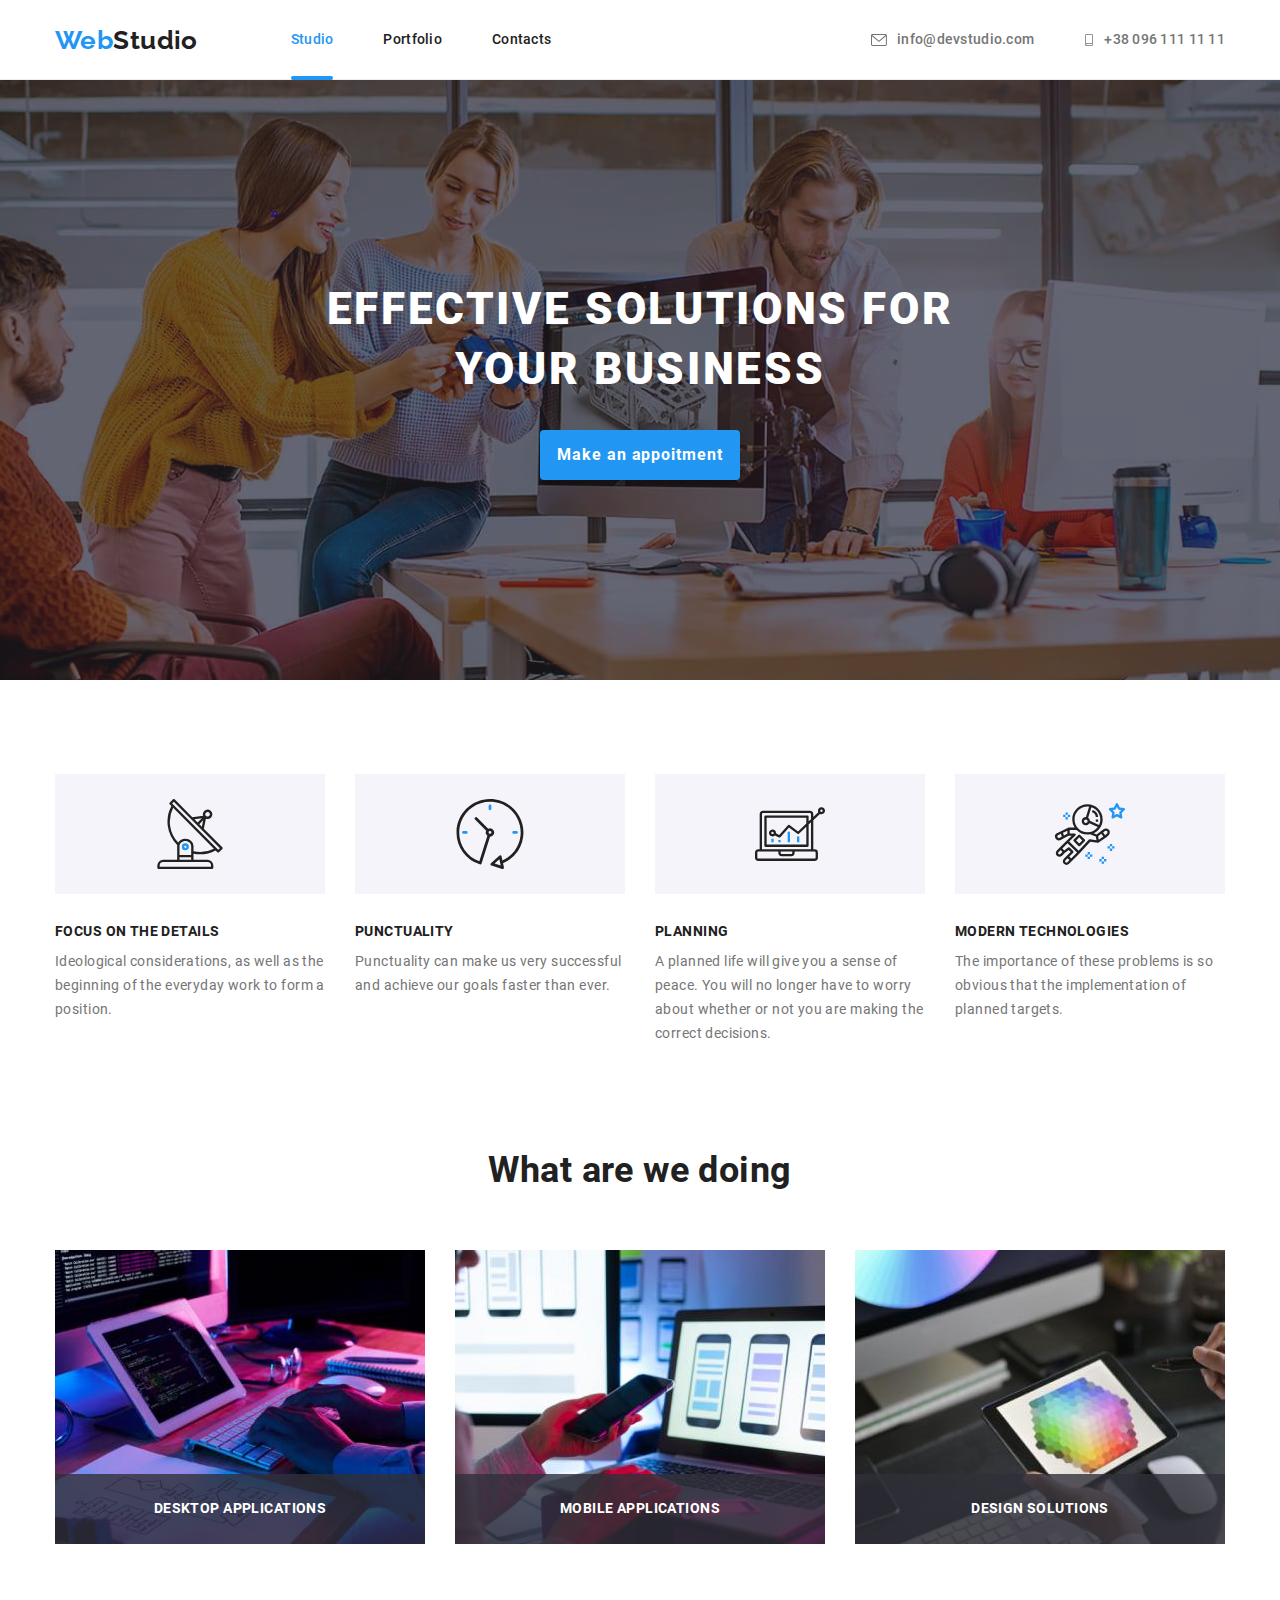
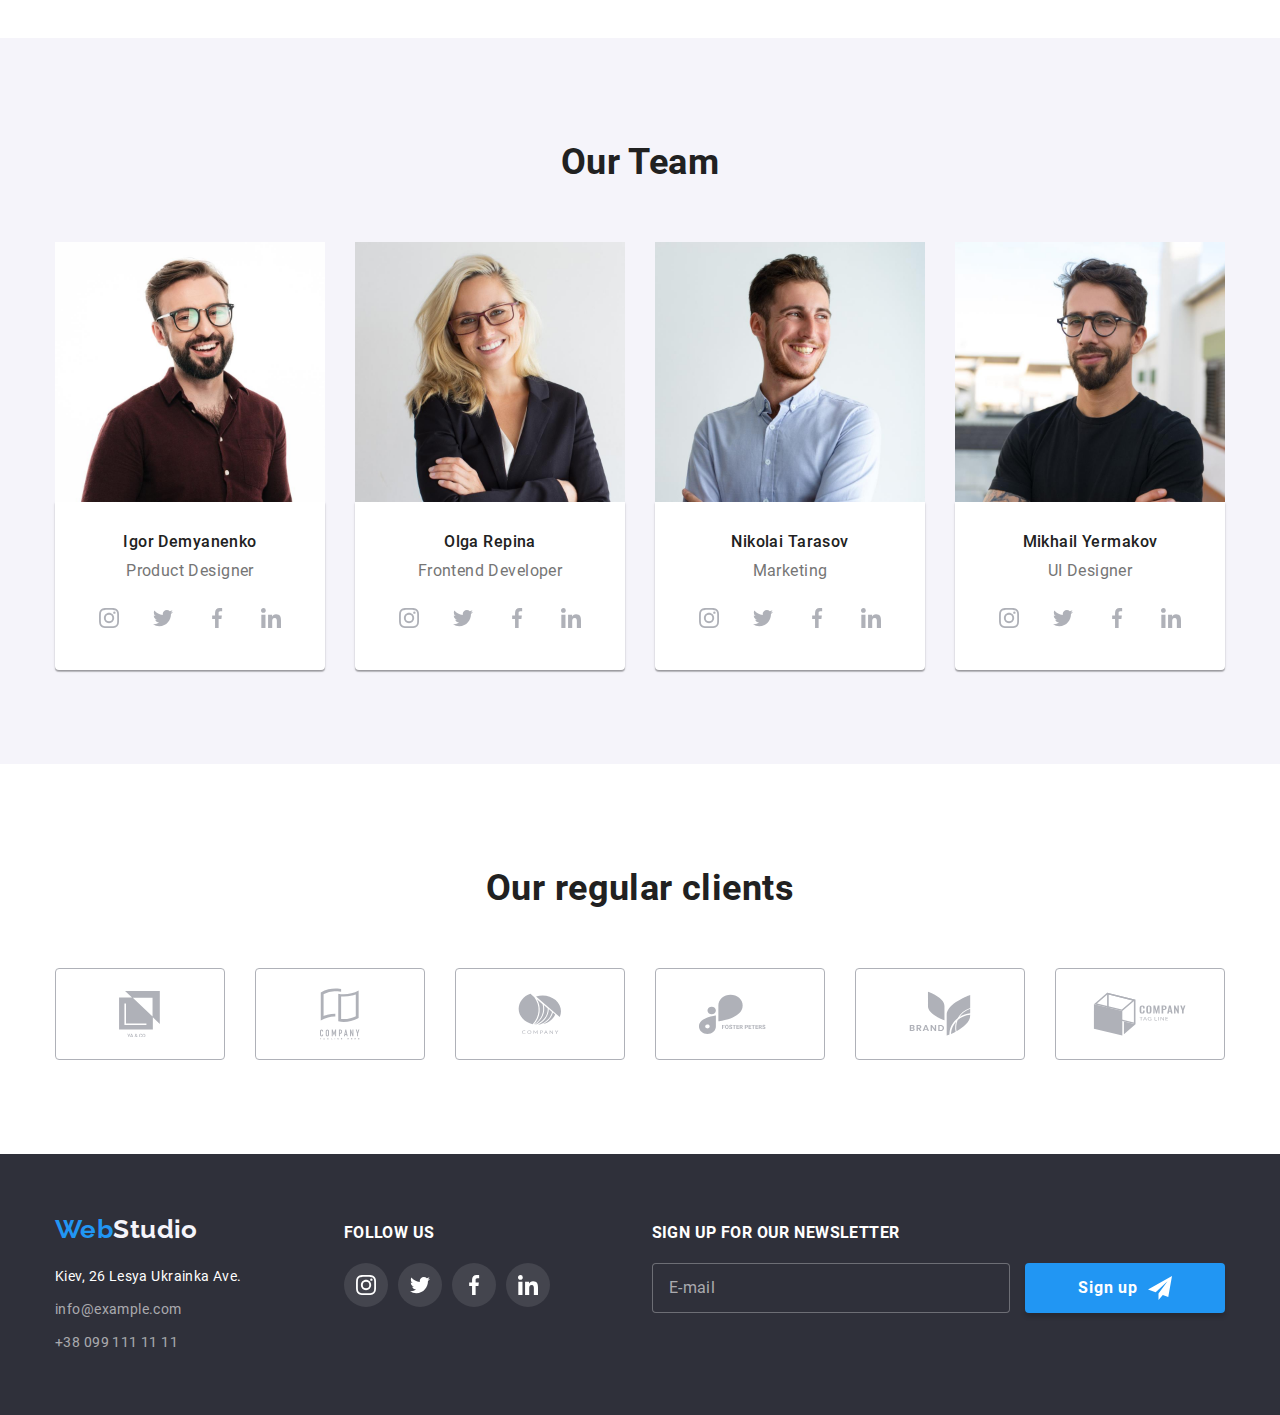
<file: index.html>
<!DOCTYPE html>
<html lang="en">
  <head>
    <meta charset="UTF-8" />
    <meta http-equiv="X-UA-Compatible" content="IE=edge" />
    <meta name="viewport" content="width=device-width, initial-scale=1.0" />
    <title>Web Studio</title>
    <link
      rel="stylesheet"
      href="https://cdnjs.cloudflare.com/ajax/libs/modern-normalize/1.0.0/modern-normalize.min.css"
    />
    <link rel="stylesheet" href="./css/main.min.css" />
  </head>
  <body>
    <header class="header">
      <div class="container header__flex">
        <a class="link logo logo--nohover logo--nofocus header__logo" href="./index.html"
          ><span class="logo--blue">Web</span>Studio</a
        >
        <nav class="site-nav">
          <ul class="list site-nav__list">
            <li class="site-nav__item">
              <a class="link site-nav__link site-nav__link--current" href="./index.html">Studio</a>
            </li>
            <li class="site-nav__item"><a class="link site-nav__link" href="./portfolio.html">Portfolio</a></li>
            <li class="site-nav__item"><a class="link site-nav__link" href="">Contacts</a></li>
          </ul>
        </nav>
        <ul class="list contacts header-contacts">
          <li class="contacts__item">
            <a class="contacts__link link" href="mailto:info@devstudio.com">
              <svg class="contacts__icon" width="16" height="12">
                <use href="./images/icons.svg#mail"></use>
              </svg>
              info@devstudio.com
            </a>
          </li>
          <li class="contacts__item">
            <a class="contacts__link link" href="tel:+380961111111">
              <svg class="contacts__icon" width="10" height="12">
                <use href="./images/icons.svg#tel"></use>
              </svg>
              +38 096 111 11 11
            </a>
          </li>
        </ul>
      </div>
    </header>
    <main>
      <section class="hero section">
        <div class="container">
          <h1 class="hero__title">Effective solutions for your business</h1>
          <button class="btn hero__btn" data-modal-open type="button">Make an appoitment</button>
        </div>
      </section>
      <section class="section values">
        <div class="container">
          <h2 class="section__title visually-hidden">Our values</h2>
          <ul class="list card-set">
            <li class="card-set__item values__item">
              <div class="values__bg-icon">
                <svg class="values__icon" width="70" height="70">
                  <use href="./images/icons.svg#antenna"></use>
                </svg>
              </div>
              <h3 class="values__point">Focus on the details</h3>
              <p class="values__text">
                Ideological considerations, as well as the beginning of the everyday work to form a position.
              </p>
            </li>
            <li class="card-set__item values__item">
              <div class="values__bg-icon">
                <svg class="values__icon" width="70" height="70">
                  <use href="./images/icons.svg#clock"></use>
                </svg>
              </div>
              <h3 class="values__point">Punctuality</h3>
              <p class="values__text">
                Punctuality can make us very successful and achieve our goals faster than ever.
              </p>
            </li>

            <li class="card-set__item values__item">
              <div class="values__bg-icon">
                <svg class="values__icon" width="70" height="70">
                  <use href="./images/icons.svg#diagram"></use>
                </svg>
              </div>
              <h3 class="values__point">Planning</h3>
              <p class="values__text">
                A planned life will give you a sense of peace. You will no longer have to worry about whether or not you
                are making the correct decisions.
              </p>
            </li>

            <li class="card-set__item values__item">
              <div class="values__bg-icon">
                <svg class="values__icon" width="70" height="70">
                  <use href="./images/icons.svg#astronaut"></use>
                </svg>
              </div>
              <h3 class="values__point">Modern Technologies</h3>
              <p class="values__text">
                The importance of these problems is so obvious that the implementation of planned targets.
              </p>
            </li>
          </ul>
        </div>
      </section>
      <section class="section services">
        <div class="container">
          <h2 class="section__title">What are we doing</h2>
          <ul class="card-set list">
            <li class="services__item card-set__item">
              <div class="services__thumb">
                <img src="./images/actions/box_1.jpg" alt="Full Stack Development work" width="370" />
                <p class="services__content">Desktop applications</p>
              </div>
            </li>

            <li class="services__item card-set__item">
              <div class="services__thumb">
                <img src="./images/actions/box_2.jpg" alt="Management work" width="370" />
                <p class="services__content">Mobile applications</p>
              </div>
            </li>

            <li class="services__item card-set__item">
              <div class="services__thumb">
                <img src="./images/actions/box_3.jpg" alt="Design work" width="370" />
                <p class="services__content">Design solutions</p>
              </div>
            </li>
          </ul>
        </div>
      </section>
      <section class="section team">
        <div class="container">
          <h2 class="section__title">Our Team</h2>
          <ul class="card-set list">
            <li class="team__item card-set__item">
              <img src="./images/team/img_1.jpg" width="270" alt="Igor Demyanenko" />
              <div class="team__content">
                <h3 class="team__name">Igor Demyanenko</h3>
                <p class="team__position">Product Designer</p>
                <ul class="socials list">
                  <li class="socials__item">
                    <a href="" class="socials__link link" target="_blank" rel="noreferrer noopener">
                      <svg class="socials__icon" width="20" height="20">
                        <use href="./images/icons.svg#instagram"></use>
                      </svg>
                    </a>
                  </li>
                  <li class="socials__item">
                    <a href="" class="socials__link link" target="_blank" rel="noreferrer noopener">
                      <svg class="socials__icon" width="20" height="20">
                        <use href="./images/icons.svg#twitter"></use>
                      </svg>
                    </a>
                  </li>
                  <li class="socials__item">
                    <a href="" class="socials__link link" target="_blank" rel="noreferrer noopener">
                      <svg class="socials__icon" width="20" height="20">
                        <use href="./images/icons.svg#facebook"></use>
                      </svg>
                    </a>
                  </li>
                  <li class="socials__item">
                    <a href="" class="socials__link link" target="_blank" rel="noreferrer noopener">
                      <svg class="socials__icon" width="20" height="20">
                        <use href="./images/icons.svg#linkedin"></use>
                      </svg>
                    </a>
                  </li>
                </ul>
              </div>
            </li>
            <li class="team__item card-set__item">
              <img src="./images/team/img_2.jpg" width="270" alt="Olga Repina" />
              <div class="team__content">
                <h3 class="team__name">Olga Repina</h3>
                <p class="team__position">Frontend Developer</p>
                <ul class="socials list">
                  <li class="socials__item">
                    <a href="" class="socials__link link" target="_blank" rel="noreferrer noopener">
                      <svg class="socials__icon" width="20" height="20">
                        <use href="./images/icons.svg#instagram"></use>
                      </svg>
                    </a>
                  </li>
                  <li class="socials__item">
                    <a href="" class="socials__link link" target="_blank" rel="noreferrer noopener">
                      <svg class="socials__icon" width="20" height="20">
                        <use href="./images/icons.svg#twitter"></use>
                      </svg>
                    </a>
                  </li>
                  <li class="socials__item">
                    <a href="" class="socials__link link" target="_blank" rel="noreferrer noopener">
                      <svg class="socials__icon" width="20" height="20">
                        <use href="./images/icons.svg#facebook"></use>
                      </svg>
                    </a>
                  </li>
                  <li class="socials__item">
                    <a href="" class="socials__link link" target="_blank" rel="noreferrer noopener">
                      <svg class="socials__icon" width="20" height="20">
                        <use href="./images/icons.svg#linkedin"></use>
                      </svg>
                    </a>
                  </li>
                </ul>
              </div>
            </li>
            <li class="team__item card-set__item">
              <img src="./images/team/img_3.jpg" width="270" alt="Nikolai Tarasov" />
              <div class="team__content">
                <h3 class="team__name">Nikolai Tarasov</h3>
                <p class="team__position">Marketing</p>
                <ul class="socials list">
                  <li class="socials__item">
                    <a href="" class="socials__link link" target="_blank" rel="noreferrer noopener">
                      <svg class="socials__icon" width="20" height="20">
                        <use href="./images/icons.svg#instagram" width="20" height="20"></use>
                      </svg>
                    </a>
                  </li>
                  <li class="socials__item">
                    <a href="" class="socials__link link" target="_blank" rel="noreferrer noopener">
                      <svg class="socials__icon" width="20" height="20">
                        <use href="./images/icons.svg#twitter" width="20" height="20"></use>
                      </svg>
                    </a>
                  </li>
                  <li class="socials__item">
                    <a href="" class="socials__link link" target="_blank" rel="noreferrer noopener">
                      <svg class="socials__icon" width="20" height="20">
                        <use href="./images/icons.svg#facebook" width="20" height="20"></use>
                      </svg>
                    </a>
                  </li>
                  <li class="socials__item">
                    <a href="" class="socials__link link" target="_blank" rel="noreferrer noopener">
                      <svg class="socials__icon" width="20" height="20">
                        <use href="./images/icons.svg#linkedin" width="20" height="20"></use>
                      </svg>
                    </a>
                  </li>
                </ul>
              </div>
            </li>
            <li class="team__item card-set__item">
              <img src="./images/team/img_4.jpg" width="270" alt="Mikhail Yermakov" />
              <div class="team__content">
                <h3 class="team__name">Mikhail Yermakov</h3>
                <p class="team__position">UI Designer</p>
                <ul class="socials list">
                  <li class="socials__item">
                    <a href="" class="socials__link link" target="_blank" rel="noreferrer noopener">
                      <svg class="socials__icon" width="20" height="20">
                        <use href="./images/icons.svg#instagram"></use>
                      </svg>
                    </a>
                  </li>
                  <li class="socials__item">
                    <a href="" class="socials__link link" target="_blank" rel="noreferrer noopener">
                      <svg class="socials__icon" width="20" height="20">
                        <use href="./images/icons.svg#twitter"></use>
                      </svg>
                    </a>
                  </li>
                  <li class="socials__item">
                    <a href="" class="socials__link link" target="_blank" rel="noreferrer noopener">
                      <svg class="socials__icon" width="20" height="20">
                        <use href="./images/icons.svg#facebook"></use>
                      </svg>
                    </a>
                  </li>
                  <li class="socials__item">
                    <a href="" class="socials__link link" target="_blank" rel="noreferrer noopener">
                      <svg class="socials__icon" width="20" height="20">
                        <use href="./images/icons.svg#linkedin"></use>
                      </svg>
                    </a>
                  </li>
                </ul>
              </div>
            </li>
          </ul>
        </div>
      </section>
      <section class="section clients">
        <div class="container">
          <h2 class="section__title">Our regular clients</h2>
          <ul class="list clients__list card-set">
            <li class="clients__item card-set__item">
              <a href="" class="clients__link link" target="_blank" rel="noreferrer noopener">
                <svg class="clients__icon" width="41" height="46.7">
                  <use href="./images/icons.svg#logo-0"></use>
                </svg>
              </a>
            </li>
            <li class="clients__item card-set__item">
              <a href="" class="clients__link link" target="_blank" rel="noreferrer noopener">
                <svg class="clients__icon" width="40" height="52">
                  <use href="./images/icons.svg#logo-1"></use>
                </svg>
              </a>
            </li>
            <li class="clients__item card-set__item">
              <a href="" class="clients__link link" target="_blank" rel="noreferrer noopener">
                <svg class="clients__icon" width="43.46" height="41.18">
                  <use href="./images/icons.svg#logo-2"></use>
                </svg>
              </a>
            </li>
            <li class="clients__item card-set__item">
              <a href="" class="clients__link link" target="_blank" rel="noreferrer noopener">
                <svg class="clients__icon" width="84.44" height="40.62">
                  <use href="./images/icons.svg#logo-3"></use>
                </svg>
              </a>
            </li>
            <li class="clients__item card-set__item">
              <a href="" class="clients__link link" target="_blank" rel="noreferrer noopener">
                <svg class="clients__icon" width="62.54" height="45.43">
                  <use href="./images/icons.svg#logo-4"></use>
                </svg>
              </a>
            </li>
            <li class="clients__item card-set__item">
              <a href="" class="clients__link link" target="_blank" rel="noreferrer noopener">
                <svg class="clients__icon" width="93.79" height="43.93">
                  <use href="./images/icons.svg#logo-5"></use>
                </svg>
              </a>
            </li>
          </ul>
        </div>
      </section>
    </main>
    <footer class="footer">
      <div class="container footer__info">
        <div class="footer__address">
          <a class="link logo logo--white logo--nohover logo--nofocus" href="./index.html"
            ><span class="logo--blue">Web</span>Studio</a
          >
          <address class="address">
            <ul class="list">
              <li class="address__item address__item--white">
                <a class="link" href="https://goo.gl/maps/UTHVrbyp5F8tHb4Z7">Kiev, 26 Lesya Ukrainka Ave.</a>
              </li>
              <li class="address__item">
                <a class="link address__contacts" href="mailto:info@devstudio.com">info@example.com</a>
              </li>
              <li class="address__item">
                <a class="link address__contacts" href="tel:+380961111111">+38 099 111 11 11</a>
              </li>
            </ul>
          </address>
        </div>
        <div class="footer__socials">
          <h3 class="socials__title">Follow us</h3>
          <ul class="socials list">
            <li class="socials__item">
              <a href="" class="socials__link socials__link--white link" target="_blank" rel="noreferrer noopener">
                <svg class="socials__icon" width="20" height="20">
                  <use href="./images/icons.svg#instagram"></use>
                </svg>
              </a>
            </li>
            <li class="socials__item">
              <a href="" class="socials__link socials__link--white link" target="_blank" rel="noreferrer noopener">
                <svg class="socials__icon" width="20" height="20">
                  <use href="./images/icons.svg#twitter"></use>
                </svg>
              </a>
            </li>
            <li class="socials__item">
              <a href="" class="socials__link socials__link--white link" target="_blank" rel="noreferrer noopener">
                <svg class="socials__icon" width="20" height="20">
                  <use href="./images/icons.svg#facebook"></use>
                </svg>
              </a>
            </li>
            <li class="socials__item">
              <a href="" class="socials__link socials__link--white link" target="_blank" rel="noreferrer noopener">
                <svg class="socials__icon" width="20" height="20">
                  <use href="./images/icons.svg#linkedin"></use>
                </svg>
              </a>
            </li>
          </ul>
        </div>
        <div class="newsletter">
          <h3 class="newsletter__title">Sign up for our newsletter</h3>
          <form class="newsletter__form">
            <input type="email" name="mail" class="newsletter__mail" placeholder="E-mail" autocomplete="off" />
            <button type="submit" class="btn newsletter__btn">
              <span>Sign up</span>
              <svg class="newsletter__icon" width="24" height="24">
                <use href="./images/icons.svg#send"></use>
              </svg>
            </button>
          </form>
        </div>
      </div>
    </footer>
    <div class="backdrop backdrop--is-hidden" data-modal>
      <div class="modal">
        <button class="modal__close" data-modal-close type="button">
          <svg class="modal_icon" width="18" height="18">
            <use href="./images/icons.svg#close"></use>
          </svg>
        </button>
        <form class="request-form" autocomplete="off">
          <h3 class="request-form__title">Leave your details here, we will call you back</h3>
          <label class="request-form__field">
            <input type="text" name="name" class="request-form__input" placeholder=" " />
            <span class="request-form__label">Full name</span>
            <svg class="request-form__icon" width="18" height="18">
              <use href="./images/icons.svg#person"></use>
            </svg>
          </label>
          <label class="request-form__field">
            <input type="tel" name="phone" class="request-form__input" placeholder=" " />
            <span class="request-form__label">Phone number</span>
            <svg class="request-form__icon" width="18" height="18">
              <use href="./images/icons.svg#phone-modal"></use>
            </svg>
          </label>
          <label class="request-form__field">
            <input type="email" name="email" class="request-form__input" placeholder=" " />
            <span class="request-form__label">E-mail</span>
            <svg class="request-form__icon" width="18" height="18">
              <use href="./images/icons.svg#email-modal"></use>
            </svg>
          </label>
          <label class="form-comment request-form__comment">
            <textarea name="comment" class="form-comment__textarea" placeholder=" "></textarea>
            <span class="form-comment__label">Your comment</span>
          </label>
          <label class="checkbox request-form__checkbox">
            <input class="checkbox__input visually-hidden" type="checkbox" name="checkbox" />
            <span class="checkbox__icon"></span>
            <span class="checkbox__text">
              I agree to a newsletter and accept <a class="checkbox__link" href="">the Terms and Conditions</a>
            </span>
          </label>
          <button class="btn request-btn" type="submit">Send</button>
        </form>
      </div>
    </div>
    <script src="./js/modal.js"></script>
    <script>
      ;(() => {
        document.querySelector('.js-speaker-form').addEventListener('submit', e => {
          e.preventDefault()

          new FormData(e.currentTarget).forEach((value, name) => console.log(`${name}: ${value}`))

          e.currentTarget.reset()
        })
      })()
    </script>
  </body>
</html>
</file>
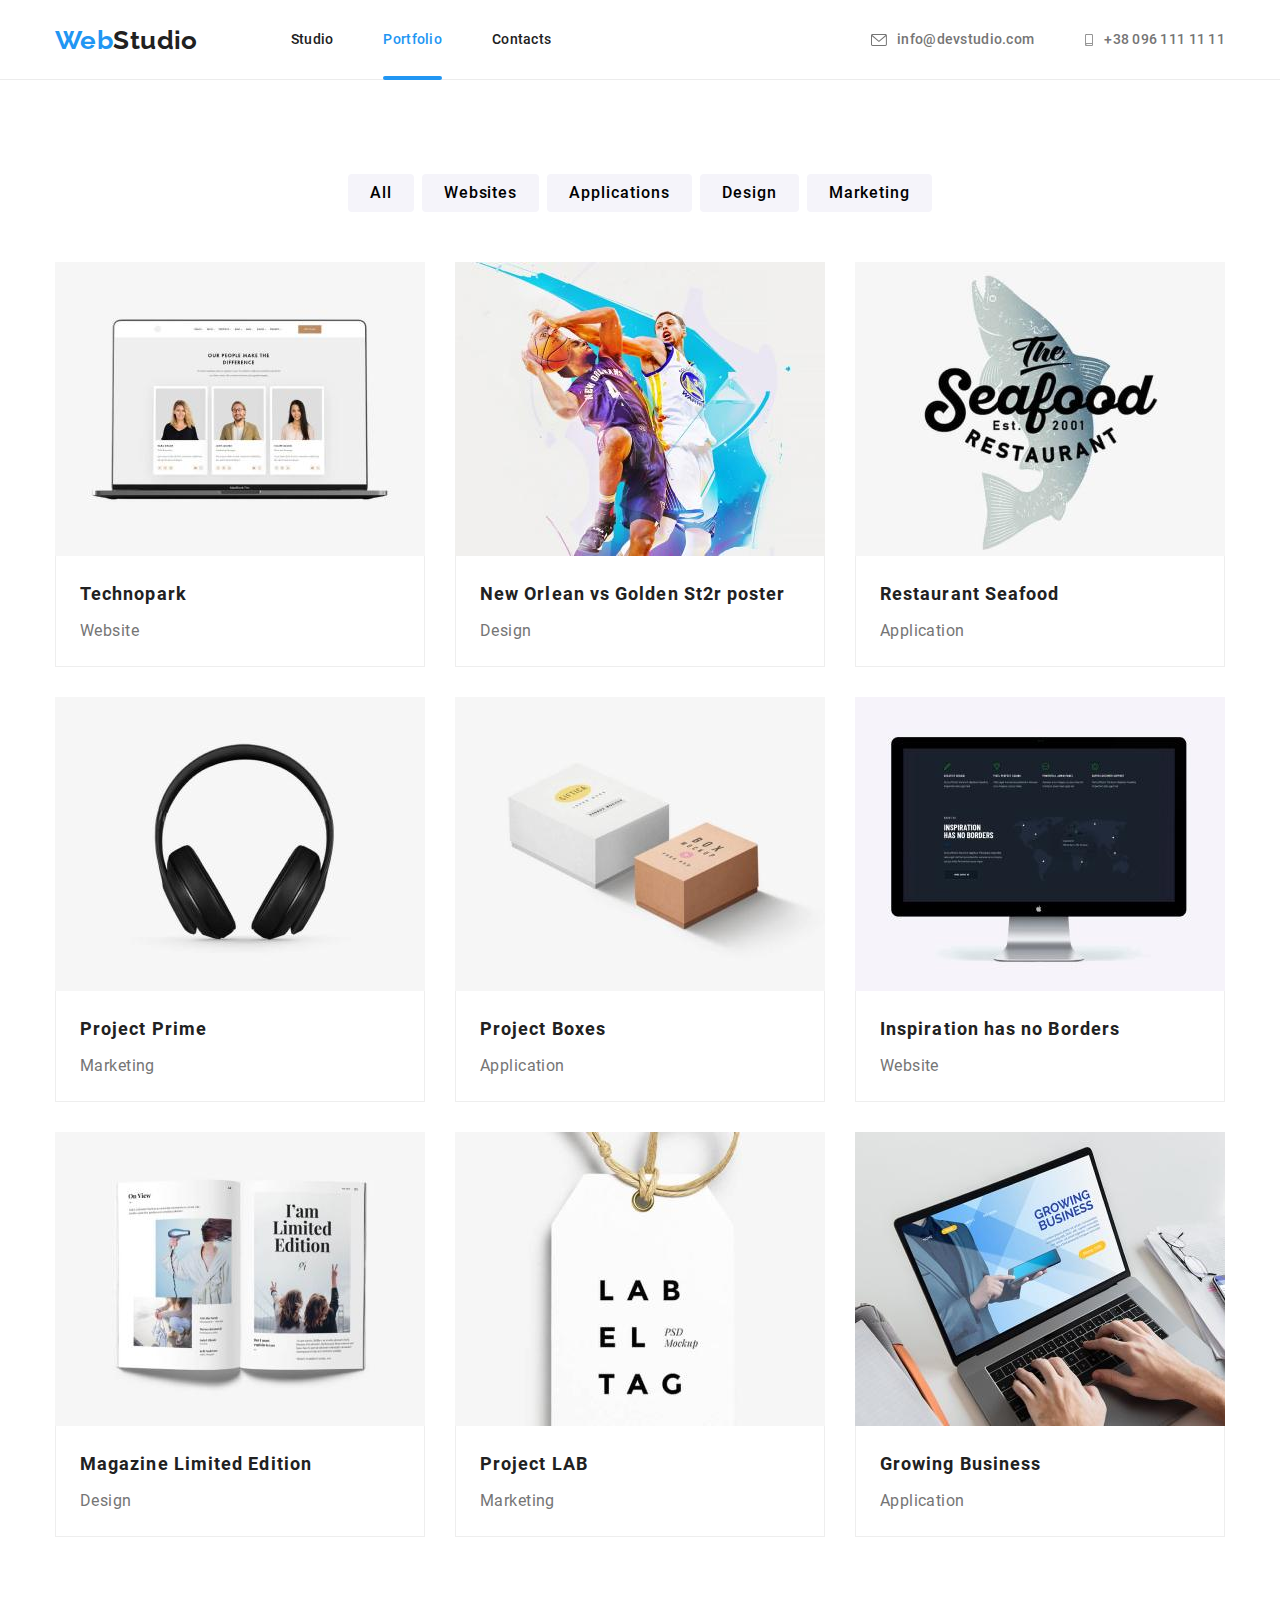
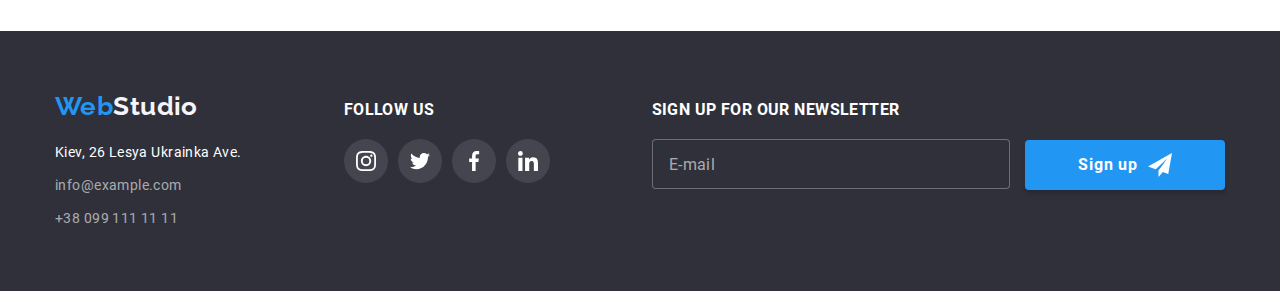
<file: portfolio.html>
<!DOCTYPE html>
<html lang="en">
  <head>
    <meta charset="UTF-8" />
    <meta http-equiv="X-UA-Compatible" content="IE=edge" />
    <meta name="viewport" content="width=device-width, initial-scale=1.0" />
    <title>Portfolio</title>
    <link
      rel="stylesheet"
      href="https://cdnjs.cloudflare.com/ajax/libs/modern-normalize/1.0.0/modern-normalize.min.css"
    />
    <link rel="stylesheet" href="./css/main.min.css" />
  </head>
  <body>
    <header class="header">
      <div class="container header__flex">
        <a class="link logo logo--nohover logo--nofocus header__logo" href="./index.html"
          ><span class="logo--blue">Web</span>Studio</a
        >
        <nav class="site-nav">
          <ul class="list site-nav__list">
            <li class="site-nav__item">
              <a class="link site-nav__link" href="./index.html">Studio</a>
            </li>
            <li class="site-nav__item">
              <a class="link site-nav__link site-nav__link--current" href="./portfolio.html">Portfolio</a>
            </li>
            <li class="site-nav__item"><a class="link site-nav__link" href="">Contacts</a></li>
          </ul>
        </nav>
        <ul class="list contacts header-contacts">
          <li class="contacts__item">
            <a class="contacts__link link" href="mailto:info@devstudio.com">
              <svg class="contacts__icon" width="16" height="12">
                <use href="./images/icons.svg#mail"></use>
              </svg>
              info@devstudio.com
            </a>
          </li>
          <li class="contacts__item">
            <a class="contacts__link link" href="tel:+380961111111">
              <svg class="contacts__icon" width="10" height="12">
                <use href="./images/icons.svg#tel"></use>
              </svg>
              +38 096 111 11 11
            </a>
          </li>
        </ul>
      </div>
    </header>
    <main>
      <section class="section portfolio">
        <div class="container">
          <h1 class="visually-hidden">Our Portfolio</h1>
          <ul class="list filter portfolio__filter">
            <li class="filter__item"><button class="btn filter__btn" type="button">All</button></li>
            <li class="filter__item"><button class="btn filter__btn" type="button">Websites</button></li>
            <li class="filter__item"><button class="btn filter__btn" type="button">Applications</button></li>
            <li class="filter__item"><button class="btn filter__btn" type="button">Design</button></li>
            <li class="filter__item"><button class="btn filter__btn" type="button">Marketing</button></li>
          </ul>
          <ul class="card-set list">
            <li class="portfolio__item card-set__item">
              <a href="" class="portfolio__link">
                <div class="portfolio__thumb">
                  <img src="./images/works/project_1.jpg" width="370" height="294" alt="Technopark website" />
                  <p class="portfolio__overlay">
                    Technokryak is a modern platform for the spread of coronavirus. Companies use this platform for
                    digital espionage and attacks on competitors' secure servers.
                  </p>
                </div>
                <div class="portfolio__content">
                  <h3 class="portfolio__name">Technopark</h3>
                  <p class="portfolio__type">Website</p>
                </div>
              </a>
            </li>
            <li class="portfolio__item card-set__item">
              <a href="" class="portfolio__link">
                <div class="portfolio__thumb">
                  <img src="./images/works/project_2.jpg" width="370" alt="Poster for basketball" />
                  <p class="portfolio__overlay">
                    Technokryak is a modern platform for the spread of coronavirus. Companies use this platform for
                    digital espionage and attacks on competitors' secure servers.
                  </p>
                </div>

                <div class="portfolio__content">
                  <h3 class="portfolio__name">New Orlean vs Golden St2r poster</h3>
                  <p class="portfolio__type">Design</p>
                </div>
              </a>
            </li>
            <li class="portfolio__item card-set__item">
              <a href="" class="portfolio__link">
                <div class="portfolio__thumb">
                  <img src="./images/works/project_3.jpg" width="370" alt="Restaurant's logo" />
                  <p class="portfolio__overlay">
                    Technokryak is a modern platform for the spread of coronavirus. Companies use this platform for
                    digital espionage and attacks on competitors' secure servers.
                  </p>
                </div>

                <div class="portfolio__content">
                  <h3 class="portfolio__name">Restaurant Seafood</h3>
                  <p class="portfolio__type">Application</p>
                </div>
              </a>
            </li>
            <li class="portfolio__item card-set__item">
              <a href="" class="portfolio__link">
                <div class="portfolio__thumb">
                  <img src="./images/works/project_4.jpg" width="370" alt="Headphones" />
                  <p class="portfolio__overlay">
                    Technokryak is a modern platform for the spread of coronavirus. Companies use this platform for
                    digital espionage and attacks on competitors' secure servers.
                  </p>
                </div>

                <div class="portfolio__content">
                  <h3 class="portfolio__name">Project Prime</h3>
                  <p class="portfolio__type">Marketing</p>
                </div>
              </a>
            </li>
            <li class="portfolio__item card-set__item">
              <a href="" class="portfolio__link">
                <div class="portfolio__thumb">
                  <img src="./images/works/project_5.jpg" width="370" alt="Two boxes" />
                  <p class="portfolio__overlay">
                    Technokryak is a modern platform for the spread of coronavirus. Companies use this platform for
                    digital espionage and attacks on competitors' secure servers.
                  </p>
                </div>

                <div class="portfolio__content">
                  <h3 class="portfolio__name">Project Boxes</h3>
                  <p class="portfolio__type">Application</p>
                </div>
              </a>
            </li>
            <li class="portfolio__item card-set__item">
              <a href="" class="portfolio__link">
                <div class="portfolio__thumb">
                  <img src="./images/works/project_6.jpg" width="370" alt="Monitor with website's start page" />
                  <p class="portfolio__overlay">
                    Technokryak is a modern platform for the spread of coronavirus. Companies use this platform for
                    digital espionage and attacks on competitors' secure servers.
                  </p>
                </div>

                <div class="portfolio__content">
                  <h3 class="portfolio__name">Inspiration has no Borders</h3>
                  <p class="portfolio__type">Website</p>
                </div>
              </a>
            </li>
            <li class="portfolio__item card-set__item">
              <a href="" class="portfolio__link">
                <div class="portfolio__thumb">
                  <img src="./images/works/project_7.jpg" width="370" alt="Magazine's page" />
                  <p class="portfolio__overlay">
                    Technokryak is a modern platform for the spread of coronavirus. Companies use this platform for
                    digital espionage and attacks on competitors' secure servers.
                  </p>
                </div>

                <div class="portfolio__content">
                  <h3 class="portfolio__name">Magazine Limited Edition</h3>
                  <p class="portfolio__type">Design</p>
                </div>
              </a>
            </li>
            <li class="portfolio__item card-set__item">
              <a href="" class="portfolio__link">
                <div class="portfolio__thumb">
                  <img src="./images/works/project_8.jpg" width="370" alt="Lab's logo" />
                  <p class="portfolio__overlay">
                    Technokryak is a modern platform for the spread of coronavirus. Companies use this platform for
                    digital espionage and attacks on competitors' secure servers.
                  </p>
                </div>

                <div class="portfolio__content">
                  <h3 class="portfolio__name">Project LAB</h3>
                  <p class="portfolio__type">Marketing</p>
                </div>
              </a>
            </li>
            <li class="portfolio__item card-set__item">
              <a href="" class="portfolio__link">
                <div class="portfolio__thumb">
                  <img src="./images/works/project_9.jpg" width="370" alt="Laptop with application's start page" />
                  <p class="portfolio__overlay">
                    Technokryak is a modern platform for the spread of coronavirus. Companies use this platform for
                    digital espionage and attacks on competitors' secure servers.
                  </p>
                </div>

                <div class="portfolio__content">
                  <h3 class="portfolio__name">Growing Business</h3>
                  <p class="portfolio__type">Application</p>
                </div>
              </a>
            </li>
          </ul>
        </div>
      </section>
    </main>
    <footer class="footer">
      <div class="container footer__info">
        <div class="footer__address">
          <a class="link logo logo--white logo--nohover logo--nofocus" href="./index.html"
            ><span class="logo--blue">Web</span>Studio</a
          >
          <address class="address">
            <ul class="list">
              <li class="address__item address__item--white">
                <a class="link" href="https://goo.gl/maps/UTHVrbyp5F8tHb4Z7">Kiev, 26 Lesya Ukrainka Ave.</a>
              </li>
              <li class="address__item">
                <a class="link address__contacts" href="mailto:info@devstudio.com">info@example.com</a>
              </li>
              <li class="address__item">
                <a class="link address__contacts" href="tel:+380961111111">+38 099 111 11 11</a>
              </li>
            </ul>
          </address>
        </div>
        <div class="footer__socials">
          <h3 class="socials__title">Follow us</h3>
          <ul class="socials list">
            <li class="socials__item">
              <a href="" class="socials__link socials__link--white link" target="_blank" rel="noreferrer noopener">
                <svg class="socials__icon" width="20" height="20">
                  <use href="./images/icons.svg#instagram"></use>
                </svg>
              </a>
            </li>
            <li class="socials__item">
              <a href="" class="socials__link socials__link--white link" target="_blank" rel="noreferrer noopener">
                <svg class="socials__icon" width="20" height="20">
                  <use href="./images/icons.svg#twitter"></use>
                </svg>
              </a>
            </li>
            <li class="socials__item">
              <a href="" class="socials__link socials__link--white link" target="_blank" rel="noreferrer noopener">
                <svg class="socials__icon" width="20" height="20">
                  <use href="./images/icons.svg#facebook"></use>
                </svg>
              </a>
            </li>
            <li class="socials__item">
              <a href="" class="socials__link socials__link--white link" target="_blank" rel="noreferrer noopener">
                <svg class="socials__icon" width="20" height="20">
                  <use href="./images/icons.svg#linkedin"></use>
                </svg>
              </a>
            </li>
          </ul>
        </div>
        <div class="newsletter">
          <h3 class="newsletter__title">Sign up for our newsletter</h3>
          <form class="newsletter__form">
            <input type="email" name="mail" class="newsletter__mail" placeholder="E-mail" autocomplete="off" />
            <button type="submit" class="btn newsletter__btn">
              <span>Sign up</span>
              <svg class="newsletter__icon" width="24" height="24">
                <use href="./images/icons.svg#send"></use>
              </svg>
            </button>
          </form>
        </div>
      </div>
    </footer>
  </body>
</html>
</file>
<file: css/main.min.css>
@font-face{font-family:'Roboto';font-style:normal;font-weight:400;src:url("../fonts/roboto-v27-latin-regular.woff") format("woff");src:url("../fonts/roboto-v27-latin-regular.woff2") format("woff2")}@font-face{font-family:'Roboto';font-style:normal;font-weight:500;src:url("../fonts/roboto-v27-latin-500.woff") format("woff");src:url("../fonts/roboto-v27-latin-500.woff2") format("woff2")}@font-face{font-family:'Roboto';font-style:normal;font-weight:700;src:url("../fonts/roboto-v27-latin-700.woff") format("woff");src:url("../fonts/roboto-v27-latin-700.woff2") format("woff2")}@font-face{font-family:'Roboto';font-style:normal;font-weight:900;src:url("../fonts/roboto-v27-latin-900.woff") format("woff");src:url("../fonts/roboto-v27-latin-900.woff2") format("woff2")}@font-face{font-family:'Raleway';font-style:normal;font-weight:700;src:url("../fonts/raleway-v19-latin-700.woff") format("woff");src:url("../fonts/raleway-v19-latin-700.woff2") format("woff2")}textarea{resize:none}body{font-family:"Roboto",sans-serif;font-size:14px;letter-spacing:0.03em;color:#212121}.visually-hidden{position:absolute !important;clip:rect(1px 1px 1px 1px);clip:rect(1px, 1px, 1px, 1px);padding:0 !important;border:0 !important;height:1px !important;width:1px !important;overflow:hidden}h1,h2,h3,p{margin:0}.list{list-style:none;padding:0;margin:0}.link{color:inherit;text-decoration:none;transition:color 250ms cubic-bezier(0.4, 0, 0.2, 1)}.link:not(.logo--nohover):hover,.link:not(.logo--nofocus):focus{color:#2196f3}img{display:block;width:100%;height:auto}.container{width:1200px;padding-left:15px;padding-right:15px;margin-left:auto;margin-right:auto}.card-set{display:flex;flex-wrap:wrap;margin-left:calc(-1 * 30px);margin-top:calc(-1 * 30px)}.card-set__item{margin-left:30px;margin-top:30px}.logo{font-family:"Raleway",sans-serif;font-weight:700;font-size:26px;line-height:1.19;padding-top:24px;padding-bottom:23px}.logo--blue{color:#2196f3}.logo--white{display:block;padding:0;margin-bottom:20px;color:#f5f4fa}.contacts{display:flex}.header-contacts{margin-left:auto}.contacts__item:not(:last-child){margin-right:50px}.contacts__link{display:flex;align-items:center;padding-top:32px;padding-bottom:31px;font-weight:500;line-height:1.14;letter-spacing:0.02em;color:#757575}.contacts__icon{display:inline-block;fill:currentColor;margin-right:10px}.btn{border:none;border-radius:4px;cursor:pointer;font-size:16px;text-align:center;letter-spacing:0.06em;transition:color 250ms cubic-bezier(0.4, 0, 0.2, 1),background-color 250ms cubic-bezier(0.4, 0, 0.2, 1),box-shadow 250ms cubic-bezier(0.4, 0, 0.2, 1)}.socials{display:flex;align-items:center;justify-content:center}.socials__item{width:44px;height:44px}.socials__item:not(:last-child){margin-right:10px}.socials__link{display:flex;justify-content:center;align-items:center;width:100%;height:100%;color:#afb1b8;border-radius:50%;transition:color 250ms cubic-bezier(0.4, 0, 0.2, 1),background-color 250ms cubic-bezier(0.4, 0, 0.2, 1)}.socials__link:hover,.socials__link:focus{background-color:#2196f3}.socials__icon{display:inline-block;fill:currentColor;transition:fill 250ms cubic-bezier(0.4, 0, 0.2, 1)}.socials__link:hover .socials__icon,.socials__link:focus .socials__icon{fill:#ffffff}.socials__title{margin-bottom:20px;display:flex;align-items:baseline;font-weight:700;line-height:1.14;text-transform:uppercase;color:#fff}.socials__link--white{color:#fff;background-color:rgba(255,255,255,0.1)}.address{font-style:inherit}.address__item{line-height:1.71}.address__item:not(:last-child){margin-bottom:9px}.address__item--white{color:#fff}.address__contacts{color:rgba(255,255,255,0.6)}.newsletter__title{display:flex;align-items:baseline;margin-bottom:20px;font-weight:700;line-height:1.14;text-transform:uppercase;color:#fff}.newsletter__mail{margin:0;padding:15px 16px;width:358px;height:50px;font-size:16px;line-height:1.25;letter-spacing:0.03em;color:rgba(255,255,255,0.6);border:1px solid rgba(255,255,255,0.3);border-radius:4px;background-color:#2f303a;transition:border-color 250ms cubic-bezier(0.4, 0, 0.2, 1),outline 250ms cubic-bezier(0.4, 0, 0.2, 1)}.newsletter__mail::placeholder{display:flex;align-items:center;font-size:16px;line-height:1.25;letter-spacing:0.03em;color:rgba(255,255,255,0.6)}.newsletter__mail:focus-within{outline:#2196f3;border-color:#2196f3}.newsletter__btn{display:inline-flex;align-items:center;justify-content:center;margin-left:12px;padding:10px 28px;width:200px;height:50px;font-weight:700;line-height:1.87;color:#fff;background-color:#2196f3;box-shadow:0px 4px 4px rgba(0,0,0,0.15)}.newsletter__icon{margin-left:10px}.backdrop{position:fixed;top:0;bottom:0;width:100%;height:100%;background-color:rgba(0,0,0,0.2);overflow:auto;opacity:1;transition:opacity 250ms cubic-bezier(0.4, 0, 0.2, 1)}.backdrop--is-hidden{opacity:0;visibility:hidden;pointer-events:none}.backdrop--is-hidden .modal{transform:translate(-50%, -50%) scale(0.8)}.modal{position:absolute;top:50%;left:50%;width:528px;max-height:100vh;overflow-y:auto;padding:40px 40px;background-color:#fff;box-shadow:0px 1px 3px rgba(0,0,0,0.12),0px 1px 1px rgba(0,0,0,0.14),0px 2px 1px rgba(0,0,0,0.2);border-radius:4px;transform:translate(-50%, -50%) scale(1);transition:transform 250ms cubic-bezier(0.4, 0, 0.2, 1),visibility 250ms cubic-bezier(0.4, 0, 0.2, 1)}.modal__close{position:absolute;top:8px;right:8px;display:flex;justify-content:center;align-items:center;width:30px;height:30px;background-color:#ffffff;border-radius:50%;border:1px solid rgba(0,0,0,0.1);cursor:pointer;transition:border 250ms cubic-bezier(0.4, 0, 0.2, 1)}.modal__close:hover{border:1px solid #2196f3}.modal__icon{transition:fill 250ms cubic-bezier(0.4, 0, 0.2, 1)}.modal__close:hover .modal__icon{fill:#2196f3}.request-form{display:flex;flex-direction:column;justify-content:center;align-items:center;margin:0}.request-form__title{margin-bottom:30px;font-weight:700;font-size:20px;line-height:1.15;text-align:center;color:#212121}.request-form__field{position:relative;display:block;margin-bottom:28px}.request-form__label{position:absolute;top:50%;left:40px;font-size:12px;line-height:1.16;letter-spacing:0.01em;color:#757575;transform:translateY(-50%);transition:transform 250ms cubic-bezier(0.4, 0, 0.2, 1)}.request-form__field:focus-within .request-form__label{transform:translate(-40px, -38px)}.request-form__input:not(:placeholder-shown)+.request-form__label{transform:translate(-40px, -38px)}.request-form__input{display:block;width:448px;height:40px;padding-left:40px;color:#757575;border:1px solid rgba(33,33,33,0.2);box-sizing:border-box;border-radius:4px;transition:border-color 250ms cubic-bezier(0.4, 0, 0.2, 1),outline 250ms cubic-bezier(0.4, 0, 0.2, 1)}.request-form__field:focus-within .request-form__input{border-color:#2196f3;outline:#2196f3}.request-form__icon{position:absolute;top:50%;left:12px;transform:translateY(-50%);transition:fill 250ms cubic-bezier(0.4, 0, 0.2, 1)}.request-form__field:focus-within .request-form__icon{fill:#2196f3}.form-comment{position:relative;display:block}.request-form__comment{margin-bottom:20px}.form-comment__label{position:absolute;top:10px;left:12px;font-size:12px;line-height:1.16;letter-spacing:0.01em;color:#757575;transition:transform 250ms cubic-bezier(0.4, 0, 0.2, 1)}.form__comment:focus-within .form-comment__label{transform:translate(-12px, -27px)}.form-comment__textarea:not(:placeholder-shown)+.form-comment__label{transform:translate(-12px, -27px)}.form-comment__textarea{display:block;padding-left:12px;padding-top:10px;width:448px;height:120px;color:#757575;border:1px solid rgba(33,33,33,0.2);box-sizing:border-box;border-radius:4px;transition:border-color 250ms cubic-bezier(0.4, 0, 0.2, 1),outline 250ms cubic-bezier(0.4, 0, 0.2, 1)}.form-comment:focus-within .form-comment__textarea{border-color:#2196f3;outline:#2196f3}.checkbox{display:flex;align-items:center}.request-form__checkbox{margin-bottom:30px}.checkbox__icon{display:block;width:16px;height:15px;border:2px solid #212121;border-radius:2px;transition:background-color 250ms cubic-bezier(0.4, 0, 0.2, 1),border 250ms cubic-bezier(0.4, 0, 0.2, 1)}.checkbox__input:focus+.checkbox__icon{border-color:#2196f3}.checkbox__input:checked+.checkbox__icon{background-image:url("../images/check.svg");background-size:contain;border:2px solid #2196f3;background-color:#2196f3}.checkbox__text{margin-left:7px;font-size:14px;line-height:1.71;color:#757575}.checkbox__link{color:#2196f3}.request-btn{margin-left:auto;margin-right:auto;min-width:200px;min-height:50px;font-weight:700;line-height:1.87;background-color:#2196f3;color:#fff;box-shadow:0px 4px 4px rgba(0,0,0,0.15)}.filter{display:flex;justify-content:center}.portfolio__filter{margin-bottom:50px}.filter__item:not(:last-child){margin-right:8px}.filter__btn{padding:6px 22px;font-weight:500;line-height:1.62;background-color:#f5f4fa}.filter__btn:hover,.filter__btn:focus{box-shadow:0px 3px 1px rgba(0,0,0,0.1),0px 1px 2px rgba(0,0,0,0.08),0px 2px 2px rgba(0,0,0,0.12);color:#fff;background-color:#2196f3}.site-nav__list{display:flex}.site-nav__item{position:relative}.site-nav__item:not(:last-child){margin-right:50px}.site-nav__link{display:block;padding-top:32px;padding-bottom:31px;font-weight:500;line-height:1.14;letter-spacing:0.02em}.site-nav__link--current{color:#2196f3}.site-nav__link--current::after{position:absolute;bottom:-1px;content:'';display:block;width:100%;height:4px;border-radius:2px;background-color:#2196f3}.header{border-bottom:1px solid #ececec}.header__flex{display:flex;align-items:center}.header__logo{margin-right:93px}.section{padding-top:94px;padding-bottom:94px}.section__title{margin-bottom:50px;font-weight:700;font-size:36px;line-height:1.67;text-align:center}.hero{height:600px;max-width:1600px;text-align:center;margin:0 auto;padding-top:200px;padding-bottom:200px;background-color:#2f303a;background-image:linear-gradient(to right, rgba(47,48,58,0.4), rgba(47,48,58,0.4)),url("../images/hero_bg.jpg");background-repeat:no-repeat;background-position:center;background-size:cover}.hero__title{max-width:630px;margin-left:auto;margin-right:auto;margin-bottom:30px;font-weight:900;font-size:44px;line-height:1.36;text-align:center;letter-spacing:0.06em;text-transform:uppercase;color:#fff}.hero__btn{margin-left:auto;margin-right:auto;min-width:200px;min-height:50px;font-weight:700;line-height:1.87;background-color:#2196f3;box-shadow:0px 4px 4px rgba(0,0,0,0.15);color:#ffffff}.hero__btn:hover,.hero__btn:focus{color:#2196f3;background-color:#f5f4fa}.services{padding-top:0}.services__item{flex-basis:calc((100% - 3 * 30px) / 3)}.services__thumb{position:relative}.services__content{position:absolute;left:0;bottom:0;padding:27px 24px;width:100%;height:70px;font-weight:700;line-height:1.14;text-align:center;text-transform:uppercase;color:#fff;background-color:rgba(47,48,58,0.8)}.values__item{flex-basis:calc((100% - 30px * 4) / 4)}.values__bg-icon{padding:25px 100px;margin-bottom:30px;height:120px;background-color:#f5f4fa}.values__point{margin-bottom:10px;font-weight:700;font-size:14px;line-height:1.14;text-transform:uppercase}.values__text{line-height:1.71;color:#757575}.team{background-color:#f5f4fa}.team__item{flex-basis:calc((100% - 30px * 4) / 4);text-align:center}.team__content{padding:30px 24px;background-color:#ffffff;box-shadow:0px 1px 3px rgba(0,0,0,0.12),0px 1px 1px rgba(0,0,0,0.14),0px 2px 1px rgba(0,0,0,0.2);border-radius:0px 0px 4px 4px}.team__name{margin-bottom:10px;font-weight:500;font-size:16px;line-height:1.19}.team__position{margin-bottom:16px;color:#757575;font-size:16px;line-height:1.19}.clients__list{display:flex;align-items:center}.clients__item{flex-basis:calc((100% - 6 * 30px) / 6);height:92px}.clients__link{display:flex;justify-content:center;align-items:center;width:100%;height:100%;color:#afb1b8;border:1px solid #afb1b8;border-radius:4px;transition:color 250ms cubic-bezier(0.4, 0, 0.2, 1),border 250ms cubic-bezier(0.4, 0, 0.2, 1)}.clients__link:hover,.clients__link:focus{color:#2196f3;border:1px solid #2196f3}.clients__icon{fill:currentColor}.footer{background-color:#2f303a}.footer__info{display:flex;justify-content:space-between;align-items:baseline;padding-top:60px;padding-bottom:60px}.portfolio__item{flex-basis:calc((100% - 3 * 30px) / 3)}.portfolio__link{display:block;color:inherit;text-decoration:none;transition:box-shadow 250ms cubic-bezier(0.4, 0, 0.2, 1)}.portfolio__link:hover,.portfolio__link:focus{box-shadow:0px 1px 1px rgba(0,0,0,0.12),0px 4px 4px rgba(0,0,0,0.06),1px 4px 6px rgba(0,0,0,0.16)}.portfolio__thumb{position:relative;overflow:hidden}.portfolio__overlay{position:absolute;left:0;bottom:0;padding:63px 24px;width:100%;height:100%;font-size:18px;line-height:1.56;color:#fff;background-color:rgba(33,150,243,0.9);opacity:0;transform:translateY(100%);transition:transform 250ms cubic-bezier(0.4, 0, 0.2, 1),opacity 250ms cubic-bezier(0.4, 0, 0.2, 1)}.portfolio__link:hover .portfolio__overlay{transform:translateY(0);opacity:1}.portfolio__content{position:relative;padding:20px 24px;border:1px solid #eeeeee;border-top:none}.portfolio__name{margin-bottom:4px;font-weight:700;font-size:18px;line-height:2;letter-spacing:0.06em}.portfolio__type{font-size:16px;line-height:1.87;color:#757575}
/*# sourceMappingURL=main.min.css.map */
</file>
